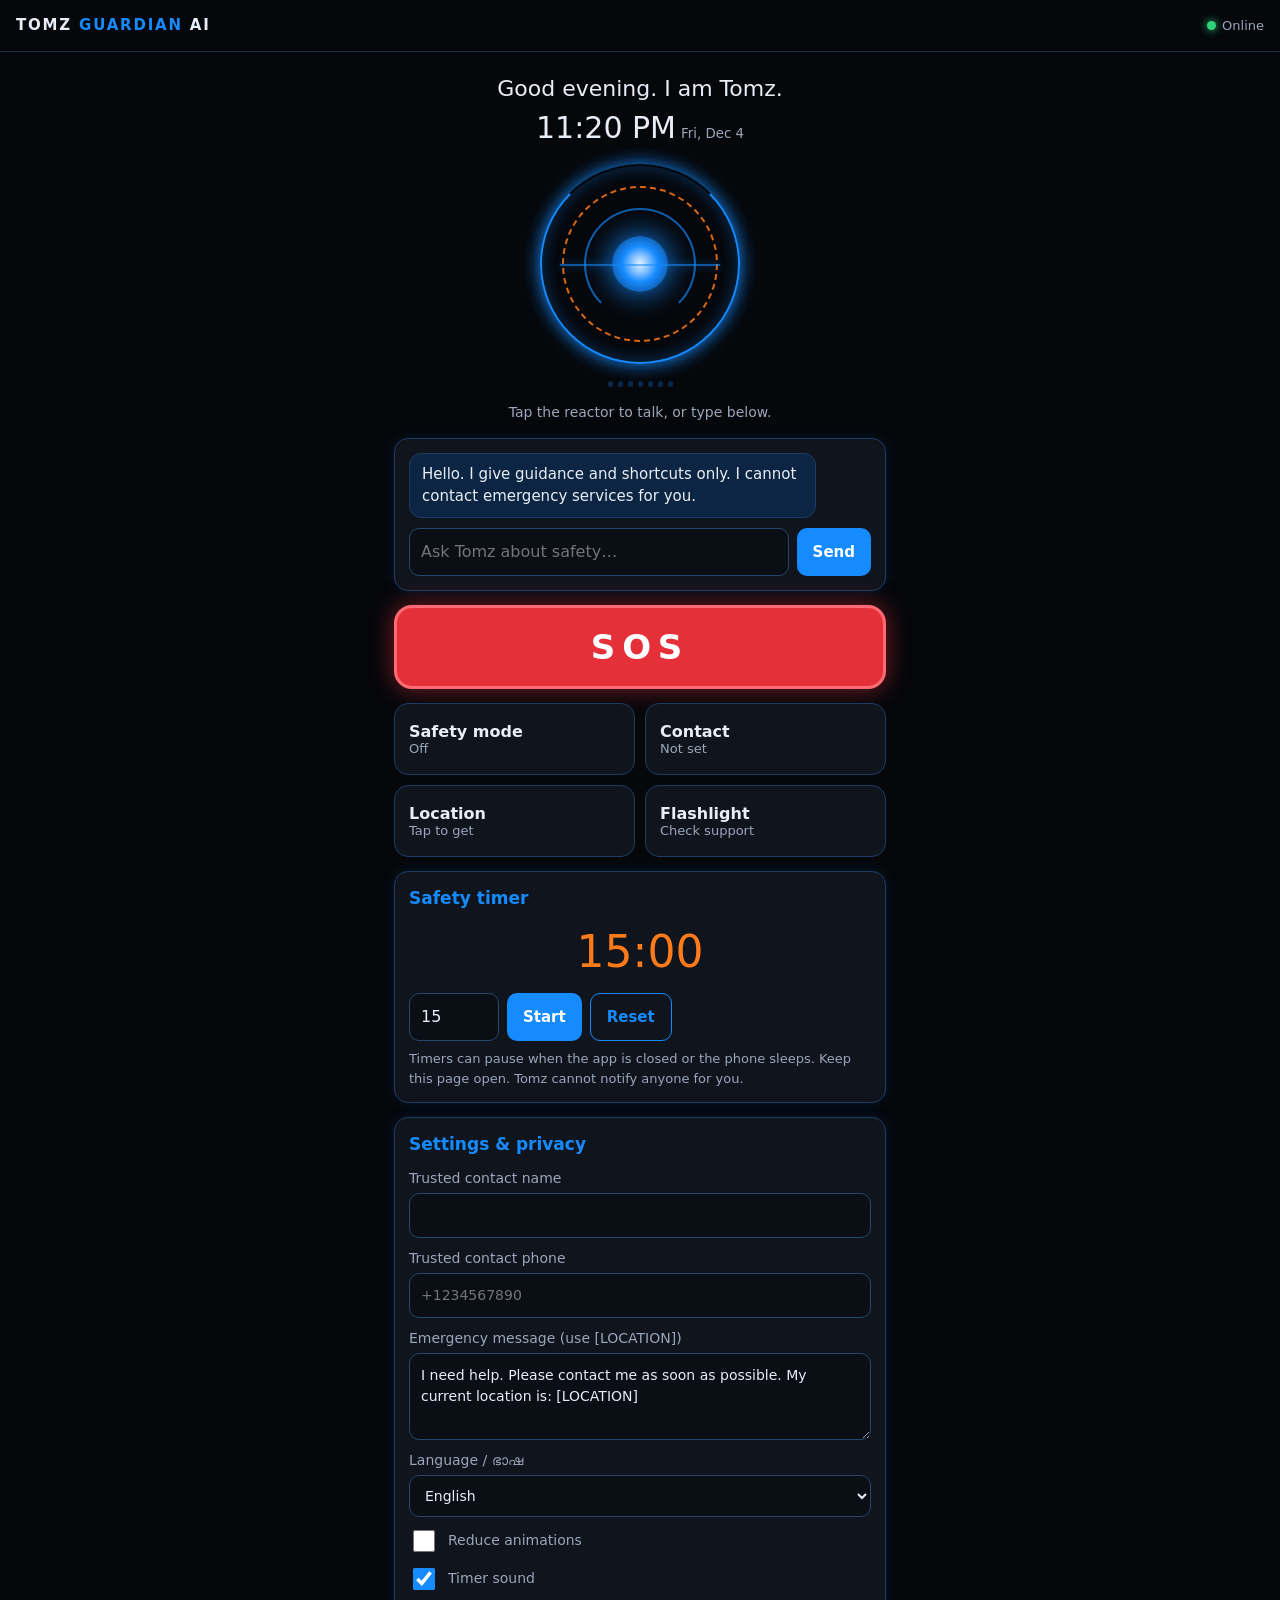
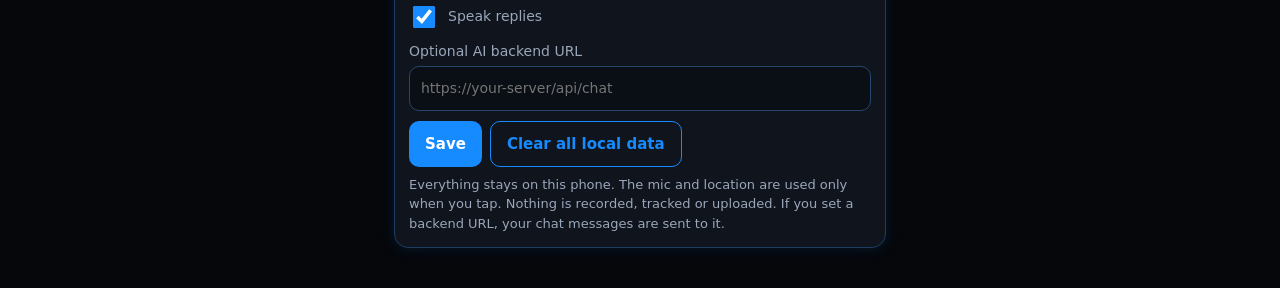
<file: index.html>
<!DOCTYPE html>
<html lang="en">
<head>
<meta charset="UTF-8">
<meta name="viewport" content="width=device-width, initial-scale=1, viewport-fit=cover">
<meta name="theme-color" content="#05070B">
<title>TOMZ GUARDIAN AI</title>
<link rel="manifest" href="manifest.json">
<link rel="icon" href="assets/icon-192.png">
<link rel="stylesheet" href="style.css">
</head>
<body>
<header>
  <div class="logo">TOMZ <b>GUARDIAN</b> AI</div>
  <div class="status"><i id="dot"></i><span id="statusTxt">Online</span></div>
</header>
<main>
  <section class="hero">
    <p id="greet">Hello.</p>
    <p class="clock"><span id="time">--:--</span> <small id="date"></small></p>
    <button id="reactor" class="reactor" aria-label="Talk to Tomz">
      <span class="ring r1"></span><span class="ring r2"></span><span class="ring r3"></span><span class="core"></span><span class="scan"></span>
    </button>
    <div class="wave" id="wave"><i></i><i></i><i></i><i></i><i></i><i></i><i></i></div>
    <p id="heard" class="heard" aria-live="polite">Tap the reactor to talk, or type below.</p>
  </section>

  <section class="card chat">
    <div id="log" class="log" aria-live="polite"></div>
    <form id="chatForm" class="row">
      <input id="chatIn" type="text" placeholder="Ask Tomz about safety…" autocomplete="off" aria-label="Message">
      <button class="btn" type="submit">Send</button>
    </form>
  </section>

  <button id="sosBtn" class="sos">SOS</button>

  <section class="grid">
    <button class="tile" id="safeToggle" aria-pressed="false">Safety mode<small id="safeState">Off</small></button>
    <button class="tile" id="contactBtn">Contact<small id="contactState">Not set</small></button>
    <button class="tile" id="locBtn">Location<small>Tap to get</small></button>
    <button class="tile" id="flashBtn">Flashlight<small>Check support</small></button>
  </section>

  <section class="card" id="locCard" hidden>
    <h2>Your location</h2>
    <p id="locTxt"></p>
    <div class="row wrap">
      <button class="btn" id="locCopy">Copy</button>
      <button class="btn" id="locShare">Share</button>
      <a class="btn" id="locMap" target="_blank" rel="noopener">Open in Maps</a>
    </div>
  </section>

  <section class="card">
    <h2>Safety timer</h2>
    <p class="timer" id="timerOut">15:00</p>
    <div class="row wrap">
      <input id="timerMin" type="number" min="1" max="240" value="15" aria-label="Minutes">
      <button class="btn" id="tStart">Start</button>
      <button class="btn ghost" id="tStop">Reset</button>
    </div>
    <p class="note">Timers can pause when the app is closed or the phone sleeps. Keep this page open. Tomz cannot notify anyone for you.</p>
  </section>

  <section class="card">
    <h2>Settings &amp; privacy</h2>
    <label>Trusted contact name<input id="cName" type="text"></label>
    <label>Trusted contact phone<input id="cPhone" type="tel" placeholder="+1234567890"></label>
    <label>Emergency message (use [LOCATION])<textarea id="msgTpl" rows="3"></textarea></label>
    <label>Language / ഭാഷ<select id="lang"><option value="en-US">English</option><option value="ml-IN">മലയാളം (Malayalam)</option></select></label>
    <label class="chk"><input id="lowFx" type="checkbox"> Reduce animations</label>
    <label class="chk"><input id="sound" type="checkbox" checked> Timer sound</label>
    <label class="chk"><input id="speak" type="checkbox" checked> Speak replies</label>
    <label>Optional AI backend URL<input id="apiUrl" type="url" placeholder="https://your-server/api/chat"></label>
    <div class="row wrap">
      <button class="btn" id="save">Save</button>
      <button class="btn ghost" id="clear">Clear all local data</button>
    </div>
    <p class="note">Everything stays on this phone. The mic and location are used only when you tap. Nothing is recorded, tracked or uploaded. If you set a backend URL, your chat messages are sent to it.</p>
  </section>
</main>

<div id="sosModal" class="modal" hidden role="dialog" aria-modal="true" aria-labelledby="sosH">
  <div class="sheet">
    <h2 id="sosH">Emergency help</h2>
    <p>Nothing has been sent. Choose what to do. Your phone will open the call or message screen for you to confirm.</p>
    <textarea id="sosMsg" rows="4" aria-label="Emergency message"></textarea>
    <p id="sosLoc" class="note"></p>
    <div class="col">
      <a class="btn big" id="sosCall">Call trusted contact</a>
      <a class="btn big" id="sosSms">Write SMS to contact</a>
      <button class="btn" id="sosFetch">Add my location</button>
      <button class="btn" id="sosCopy">Copy message</button>
      <a class="btn" id="sosMap" target="_blank" rel="noopener" hidden>Open location in Maps</a>
      <button class="btn ghost" id="sosCancel">Cancel</button>
    </div>
    <p class="note">If you are in danger, call your local emergency number yourself.</p>
  </div>
</div>

<div id="alarm" class="modal alarm" hidden role="alertdialog">
  <div class="sheet">
    <h2>Check-in time is up</h2>
    <p>Are you safe?</p>
    <div class="col">
      <button class="btn big" id="safeBtn">I am safe</button>
      <a class="btn" id="alCall">Call trusted contact</a>
      <button class="btn ghost" id="alSos">Open SOS</button>
    </div>
  </div>
</div>
<div id="toast" class="toast" role="status"></div>
<script src="app.js"></script>
</body>
</html>
</file>
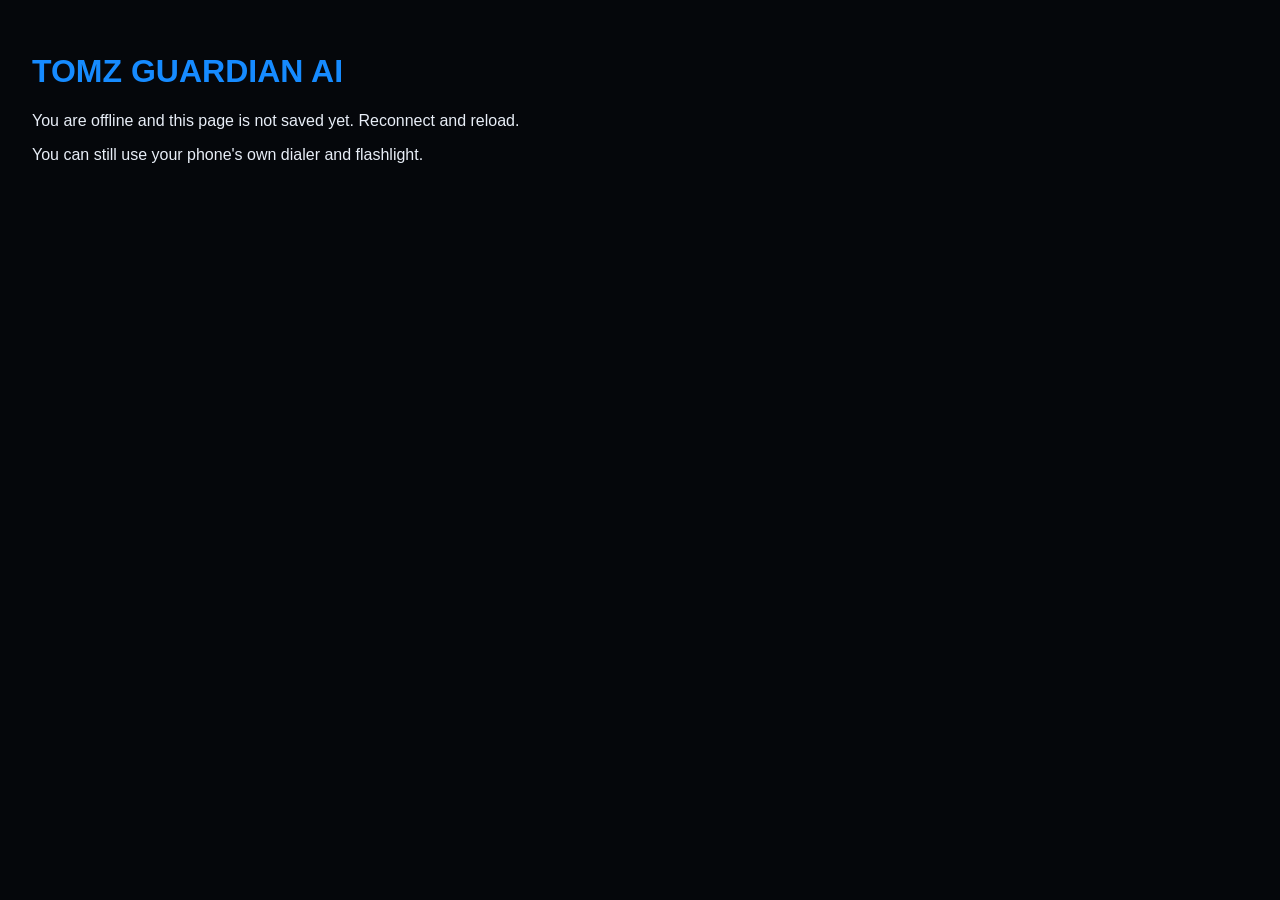
<file: offline.html>
<!DOCTYPE html><html lang="en"><head><meta charset="UTF-8"><meta name="viewport" content="width=device-width,initial-scale=1"><title>Offline</title></head>
<body style="background:#05070B;color:#E8EEF7;font-family:sans-serif;padding:24px"><h1 style="color:#168BFF">TOMZ GUARDIAN AI</h1><p>You are offline and this page is not saved yet. Reconnect and reload.</p><p>You can still use your phone's own dialer and flashlight.</p></body></html>
</file>
<file: style.css>
:root{--bg:#05070B;--card:#10141D;--blue:#168BFF;--org:#FF7A18;--tx:#E8EEF7;--mut:#9AA7BA;--red:#E5303A}
*{box-sizing:border-box;-webkit-tap-highlight-color:transparent}
body{margin:0;background:var(--bg);color:var(--tx);font:16px/1.5 system-ui,-apple-system,Roboto,sans-serif;padding-bottom:env(safe-area-inset-bottom)}
header{display:flex;justify-content:space-between;align-items:center;padding:14px 16px;border-bottom:1px solid #16304f}
.logo{font-weight:700;letter-spacing:.12em;font-size:15px}.logo b{color:var(--blue)}
.status{display:flex;align-items:center;gap:6px;color:var(--mut);font-size:13px}
#dot{width:9px;height:9px;border-radius:50%;background:#2fd37a;box-shadow:0 0 8px #2fd37a}
main{max-width:520px;margin:0 auto;padding:12px 14px 40px;display:grid;gap:14px}
.hero{text-align:center}
#greet{font-size:22px;margin:8px 0 0}
.clock{margin:0;color:var(--mut)}.clock span{font-size:30px;color:var(--tx);font-variant-numeric:tabular-nums}
.reactor{position:relative;width:200px;height:200px;margin:14px auto 6px;border:0;background:none;display:block;cursor:pointer}
.ring,.core{position:absolute;border-radius:50%;inset:0}
.r1{border:2px solid var(--blue);box-shadow:0 0 18px var(--blue),inset 0 0 18px #168bff55;animation:spin 14s linear infinite;border-top-color:transparent}
.r2{inset:22px;border:2px dashed var(--org);animation:spin 9s linear infinite reverse;opacity:.85}
.r3{inset:44px;border:2px solid #168bffaa;border-bottom-color:transparent;animation:spin 5s linear infinite}
.core{inset:72px;background:radial-gradient(circle,#fff 0,var(--blue) 45%,#0a3a73 100%);box-shadow:0 0 30px var(--blue);animation:pulse 3s ease-in-out infinite}
.scan{position:absolute;left:10%;right:10%;height:2px;background:var(--blue);opacity:.6;box-shadow:0 0 8px var(--blue);animation:scan 3.5s ease-in-out infinite}
.reactor.listening .core{background:radial-gradient(circle,#fff 0,var(--org) 45%,#6b2b00 100%);box-shadow:0 0 36px var(--org);animation-duration:.8s}
.reactor.speaking .core{animation-duration:.5s}
@keyframes spin{to{transform:rotate(360deg)}}
@keyframes pulse{50%{transform:scale(1.12)}}
@keyframes scan{0%,100%{top:15%}50%{top:85%}}
.wave{display:flex;justify-content:center;align-items:center;gap:5px;height:28px;opacity:.25}
.wave i{width:5px;height:6px;background:var(--blue);border-radius:3px}
.wave.on{opacity:1}.wave.on i{animation:bar .7s ease-in-out infinite alternate}
.wave i:nth-child(2n){animation-delay:.15s}.wave i:nth-child(3n){animation-delay:.3s}
@keyframes bar{to{height:26px}}
.heard{color:var(--mut);font-size:14px;margin:4px 0 0;min-height:22px}
.card{background:var(--card);border:1px solid #1d3c63;border-radius:14px;padding:14px;box-shadow:0 0 14px #168bff22}
h2{margin:0 0 8px;font-size:17px;color:var(--blue)}
.log{max-height:230px;overflow-y:auto;display:grid;gap:8px;margin-bottom:10px}
.msg{padding:9px 12px;border-radius:12px;max-width:88%;white-space:pre-wrap;font-size:15px}
.msg.ai{background:#0c2542;border:1px solid #1d3c63}
.msg.me{background:#3a2208;border:1px solid #6b3b0f;justify-self:end}
.row{display:flex;gap:8px}.wrap{flex-wrap:wrap}.col{display:grid;gap:8px}
input,textarea,select{width:100%;background:#0a0e15;color:var(--tx);border:1px solid #27466e;border-radius:10px;padding:11px;font:inherit}
input[type=checkbox]{width:22px;height:22px;accent-color:var(--blue)}
label{display:grid;gap:4px;margin:10px 0;color:var(--mut);font-size:14px}
label.chk{display:flex;align-items:center;gap:10px}
#timerMin{width:90px}
.btn{display:inline-block;text-align:center;background:var(--blue);color:#fff;border:0;border-radius:10px;padding:12px 16px;min-height:46px;font:600 15px system-ui;text-decoration:none;cursor:pointer}
.btn.ghost{background:transparent;border:1px solid var(--blue);color:var(--blue)}
.btn.big{background:var(--org);color:#1a0b00;padding:16px;font-size:17px}
.btn:focus-visible,.tile:focus-visible,input:focus-visible,textarea:focus-visible,.reactor:focus-visible{outline:3px solid var(--org);outline-offset:2px}
.sos{height:84px;border:3px solid #ff6b73;border-radius:18px;background:var(--red);color:#fff;font:800 34px system-ui;letter-spacing:.2em;box-shadow:0 0 24px #e5303a88}
.grid{display:grid;grid-template-columns:1fr 1fr;gap:10px}
.tile{background:var(--card);border:1px solid #1d3c63;color:var(--tx);border-radius:14px;padding:14px;min-height:72px;text-align:left;font:600 16px system-ui;cursor:pointer}
.tile small{display:block;color:var(--mut);font-weight:400;font-size:13px}
.tile[aria-pressed=true]{border-color:var(--org);box-shadow:0 0 14px #ff7a1866}
.tile[aria-pressed=true] small{color:var(--org)}
.timer{font-size:44px;margin:0 0 8px;text-align:center;font-variant-numeric:tabular-nums;color:var(--org)}
.note{color:var(--mut);font-size:13px;margin:8px 0 0}
.modal{position:fixed;inset:0;background:#000d;display:grid;align-items:end;z-index:10;overflow-y:auto}
.modal[hidden]{display:none}
.sheet{background:var(--card);border-top:2px solid var(--org);border-radius:18px 18px 0 0;padding:18px 16px calc(18px + env(safe-area-inset-bottom));max-width:520px;width:100%;margin:0 auto}
.alarm .sheet{border-color:var(--red)}.alarm h2{color:var(--red);font-size:22px}
.toast{position:fixed;left:50%;bottom:24px;transform:translateX(-50%);background:#0c2542;border:1px solid var(--blue);padding:10px 16px;border-radius:10px;opacity:0;pointer-events:none;transition:opacity .25s;z-index:20;max-width:90%}
.toast.show{opacity:1}
.low .ring,.low .core,.low .scan,.low .wave i{animation:none!important}
@media (prefers-reduced-motion:reduce){.ring,.core,.scan,.wave i{animation:none!important}}
select{width:100%;background:#0a0e15;color:var(--tx);border:1px solid #27466e;border-radius:10px;padding:11px;font:inherit}
</file>
